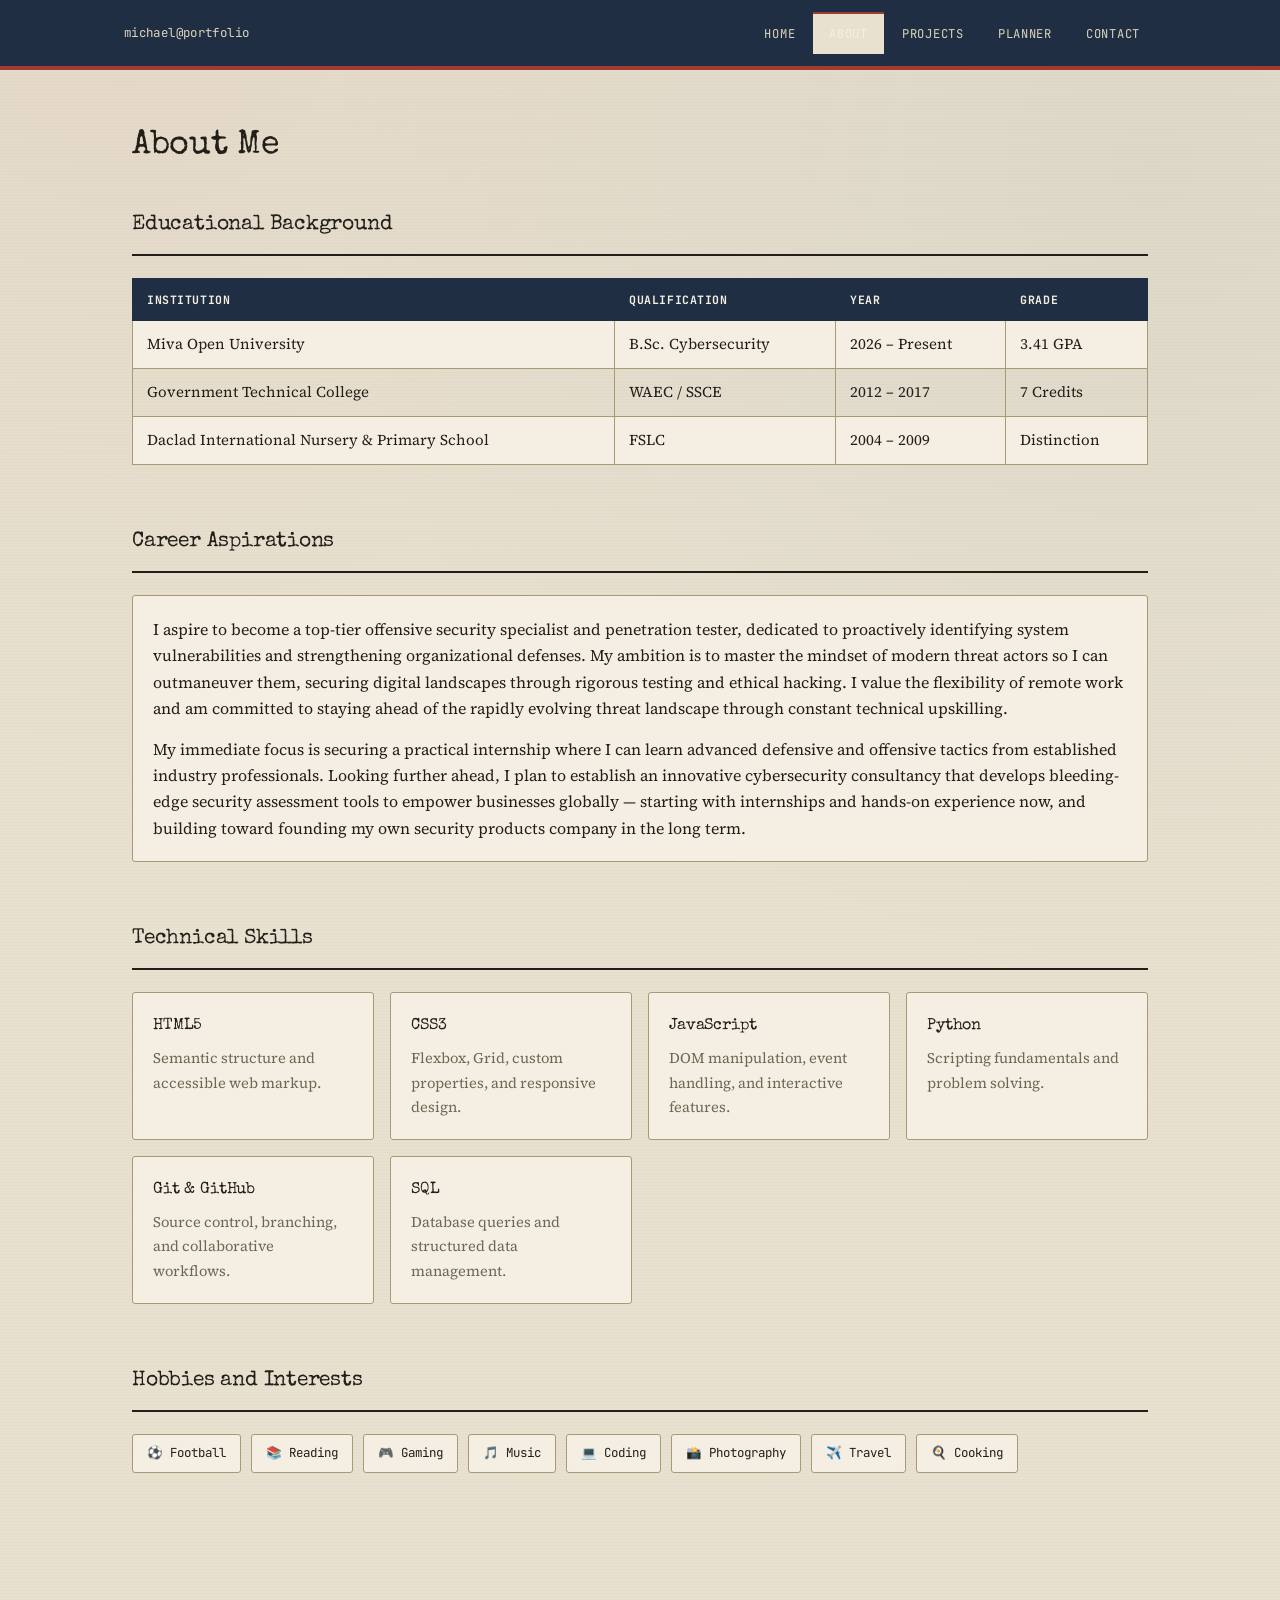
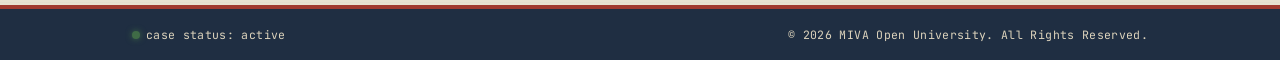
<file: about.html>
<!DOCTYPE html>
<html lang="en">
<head>
  <meta charset="UTF-8">
  <meta name="viewport" content="width=device-width, initial-scale=1.0">
  <title>About Me — Michael George</title>
  <link rel="stylesheet" href="style.css">
</head>
<body>

  <nav class="tabbar">
    <div class="nav-inner">
      <span class="nav-brand">michael@portfolio</span>
      <button class="nav-toggle" aria-label="Toggle navigation" aria-expanded="false">☰</button>
      <ul>
        <li><a href="index.html">home</a></li>
        <li><a href="about.html" class="active">about</a></li>
        <li><a href="projects.html">projects</a></li>
        <li><a href="planner.html">planner</a></li>
        <li><a href="contact.html">contact</a></li>
      </ul>
    </div>
  </nav>

  <main class="container">
    <h1 style="margin-top: 8px;">About Me</h1>

    <section class="section" style="margin-top: 32px;">
      <h2>Educational Background</h2>
      <table>
        <thead>
          <tr>
            <th>Institution</th>
            <th>Qualification</th>
            <th>Year</th>
            <th>Grade</th>
          </tr>
        </thead>
        <tbody>
          <tr>
            <td>Miva Open University</td>
            <td>B.Sc. Cybersecurity</td>
            <td>2026 – Present</td>
            <td>3.41 GPA</td>
          </tr>
          <tr>
            <td>Government Technical College</td>
            <td>WAEC / SSCE</td>
            <td>2012 – 2017</td>
            <td>7 Credits</td>
          </tr>
          <tr>
            <td>Daclad International Nursery &amp; Primary School</td>
            <td>FSLC</td>
            <td>2004 – 2009</td>
            <td>Distinction</td>
          </tr>
        </tbody>
      </table>
    </section>

    <section class="section">
      <h2>Career Aspirations</h2>
      <div class="panel">
        <p>
          I aspire to become a top-tier offensive security specialist and penetration tester,
          dedicated to proactively identifying system vulnerabilities and strengthening
          organizational defenses. My ambition is to master the mindset of modern threat actors so
          I can outmaneuver them, securing digital landscapes through rigorous testing and ethical
          hacking. I value the flexibility of remote work and am committed to staying ahead of the
          rapidly evolving threat landscape through constant technical upskilling.
        </p>
        <p style="margin-top: 14px;">
          My immediate focus is securing a practical internship where I can learn advanced
          defensive and offensive tactics from established industry professionals. Looking further
          ahead, I plan to establish an innovative cybersecurity consultancy that develops
          bleeding-edge security assessment tools to empower businesses globally — starting with
          internships and hands-on experience now, and building toward founding my own security
          products company in the long term.
        </p>
      </div>
    </section>

    <section class="section">
      <h2>Technical Skills</h2>
      <div class="skills-list">
        <div class="panel skill-item">
          <h3>HTML5</h3>
          <p>Semantic structure and accessible web markup.</p>
        </div>
        <div class="panel skill-item">
          <h3>CSS3</h3>
          <p>Flexbox, Grid, custom properties, and responsive design.</p>
        </div>
        <div class="panel skill-item">
          <h3>JavaScript</h3>
          <p>DOM manipulation, event handling, and interactive features.</p>
        </div>
        <div class="panel skill-item">
          <h3>Python</h3>
          <p>Scripting fundamentals and problem solving.</p>
        </div>
        <div class="panel skill-item">
          <h3>Git &amp; GitHub</h3>
          <p>Source control, branching, and collaborative workflows.</p>
        </div>
        <div class="panel skill-item">
          <h3>SQL</h3>
          <p>Database queries and structured data management.</p>
        </div>
      </div>
    </section>

    <section class="section">
      <h2>Hobbies and Interests</h2>
      <div class="hobbies-list">
        <span class="hobby-tag">⚽ Football</span>
        <span class="hobby-tag">📚 Reading</span>
        <span class="hobby-tag">🎮 Gaming</span>
        <span class="hobby-tag">🎵 Music</span>
        <span class="hobby-tag">💻 Coding</span>
        <span class="hobby-tag">📸 Photography</span>
        <span class="hobby-tag">✈️ Travel</span>
        <span class="hobby-tag">🍳 Cooking</span>
      </div>
    </section>
  </main>

  <footer>
    <div class="footer-inner">
      <span><span class="status-dot"></span>case status: active</span>
      <span>&copy; 2026 MIVA Open University. All Rights Reserved.</span>
    </div>
  </footer>

  <script src="js/main.js"></script>
</body>
</html>
</file>
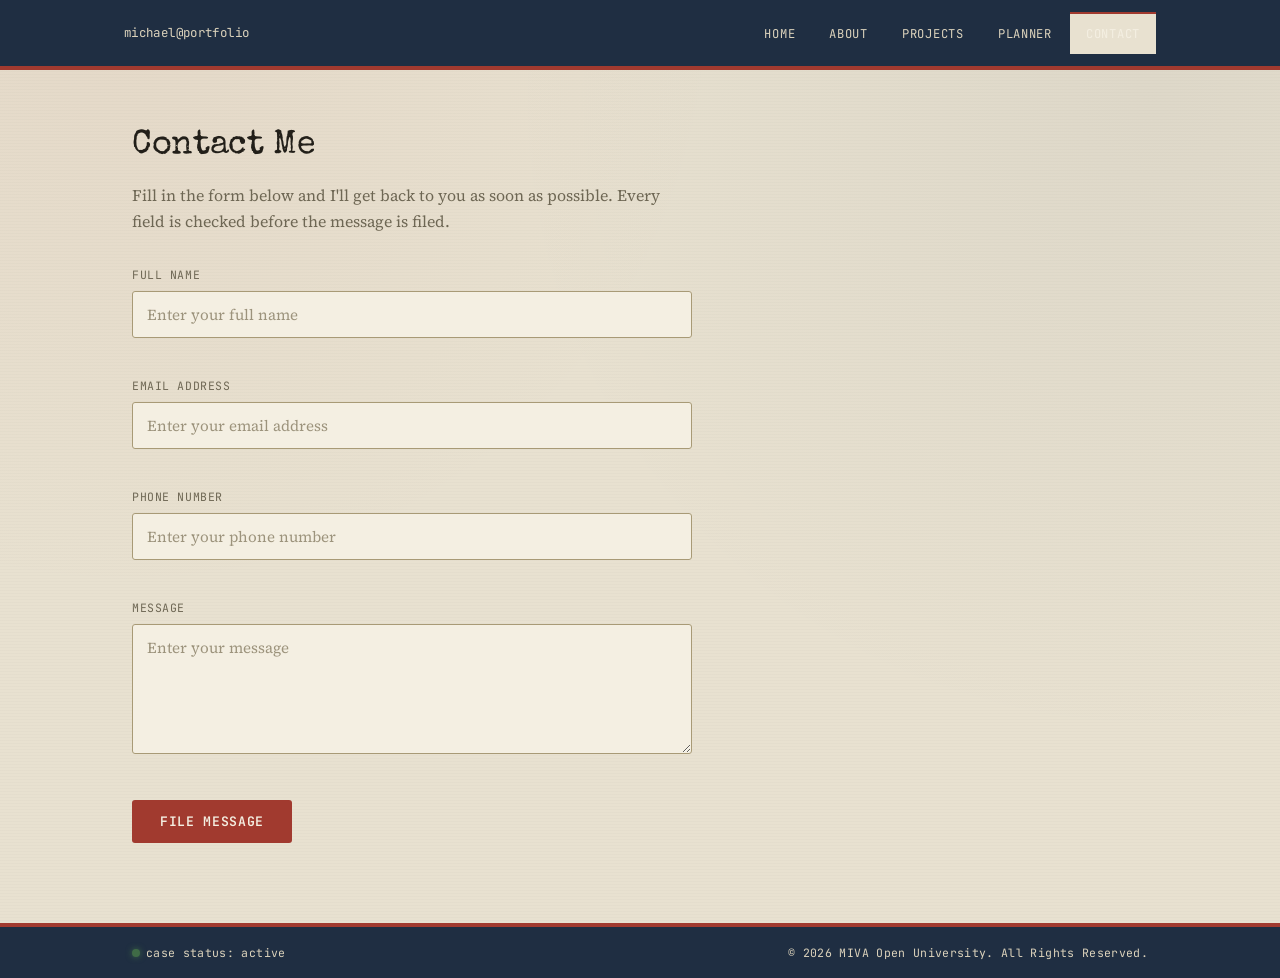
<file: contact.html>
<!DOCTYPE html>
<html lang="en">
<head>
  <meta charset="UTF-8">
  <meta name="viewport" content="width=device-width, initial-scale=1.0">
  <title>Contact — Michael George</title>
  <link rel="stylesheet" href="style.css">
</head>
<body>

  <nav class="tabbar">
    <div class="nav-inner">
      <span class="nav-brand">michael@portfolio</span>
      <button class="nav-toggle" aria-label="Toggle navigation" aria-expanded="false">☰</button>
      <ul>
        <li><a href="index.html">home</a></li>
        <li><a href="about.html">about</a></li>
        <li><a href="projects.html">projects</a></li>
        <li><a href="planner.html">planner</a></li>
        <li><a href="contact.html" class="active">contact</a></li>
      </ul>
    </div>
  </nav>

  <main class="container">
    <h1 style="margin-top: 8px;">Contact Me</h1>
    <p class="muted" style="max-width: 560px; margin: 14px 0 30px;">
      Fill in the form below and I'll get back to you as soon as possible. Every field is
      checked before the message is filed.
    </p>

    <form id="contactForm" novalidate>

      <div class="form-group">
        <label for="name">Full Name</label>
        <input type="text" id="name" name="name" placeholder="Enter your full name">
        <span id="nameError" class="error-message"></span>
      </div>

      <div class="form-group">
        <label for="email">Email Address</label>
        <input type="email" id="email" name="email" placeholder="Enter your email address">
        <span id="emailError" class="error-message"></span>
      </div>

      <div class="form-group">
        <label for="phone">Phone Number</label>
        <input type="tel" id="phone" name="phone" placeholder="Enter your phone number">
        <span id="phoneError" class="error-message"></span>
      </div>

      <div class="form-group">
        <label for="message">Message</label>
        <textarea id="message" name="message" placeholder="Enter your message"></textarea>
        <span id="messageError" class="error-message"></span>
      </div>

      <button type="submit">File Message</button>

    </form>

    <div id="successMessage" class="success-message" role="status">
      Filed successfully — your message has been sent.
    </div>
  </main>

  <footer>
    <div class="footer-inner">
      <span><span class="status-dot"></span>case status: active</span>
      <span>&copy; 2026 MIVA Open University. All Rights Reserved.</span>
    </div>
  </footer>

  <script src="js/main.js"></script>
</body>
</html>
</file>
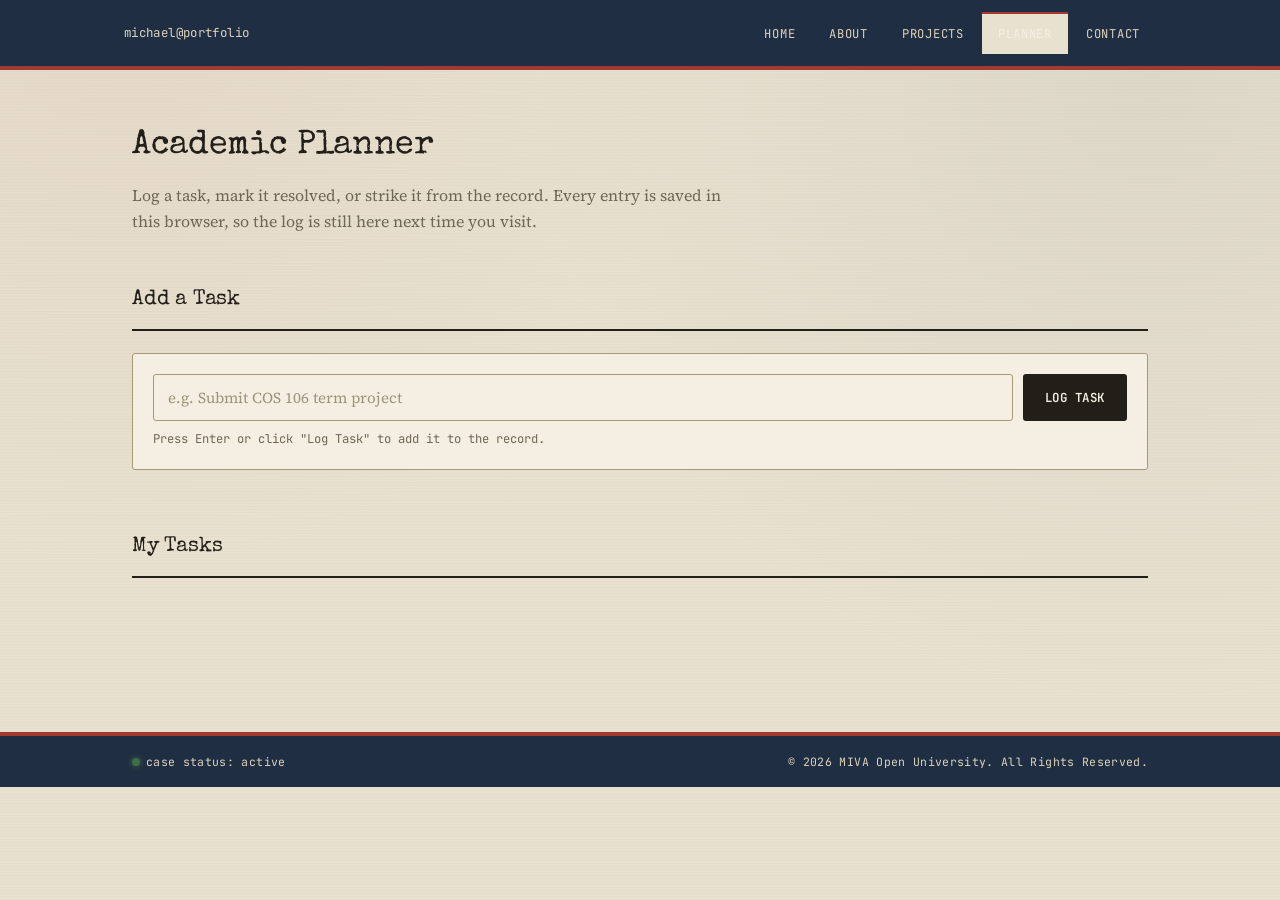
<file: planner.html>
<!DOCTYPE html>
<html lang="en">
<head>
  <meta charset="UTF-8">
  <meta name="viewport" content="width=device-width, initial-scale=1.0">
  <title>Academic Planner — Michael George</title>
  <link rel="stylesheet" href="style.css">
</head>
<body>

  <nav class="tabbar">
    <div class="nav-inner">
      <span class="nav-brand">michael@portfolio</span>
      <button class="nav-toggle" aria-label="Toggle navigation" aria-expanded="false">☰</button>
      <ul>
        <li><a href="index.html">home</a></li>
        <li><a href="about.html">about</a></li>
        <li><a href="projects.html">projects</a></li>
        <li><a href="planner.html" class="active">planner</a></li>
        <li><a href="contact.html">contact</a></li>
      </ul>
    </div>
  </nav>

  <main class="container">
    <h1 style="margin-top: 8px;">Academic Planner</h1>
    <p class="muted" style="max-width: 620px; margin: 14px 0 40px;">
      Log a task, mark it resolved, or strike it from the record. Every entry is saved in
      this browser, so the log is still here next time you visit.
    </p>

    <section class="section">
      <h2>Add a Task</h2>
      <div class="panel">
        <div class="task-input-container">
          <input type="text" id="taskInput" placeholder="e.g. Submit COS 106 term project" aria-label="New task">
          <button id="addTaskBtn" type="button">Log Task</button>
        </div>
        <p class="media-note">Press Enter or click "Log Task" to add it to the record.</p>
      </div>
    </section>

    <section class="section">
      <h2>My Tasks</h2>
      <ul id="taskList" class="task-list"></ul>
      <p id="plannerStats" class="planner-stats"></p>
    </section>
  </main>

  <footer>
    <div class="footer-inner">
      <span><span class="status-dot"></span>case status: active</span>
      <span>&copy; 2026 MIVA Open University. All Rights Reserved.</span>
    </div>
  </footer>

  <script src="js/main.js"></script>
</body>
</html>
</file>
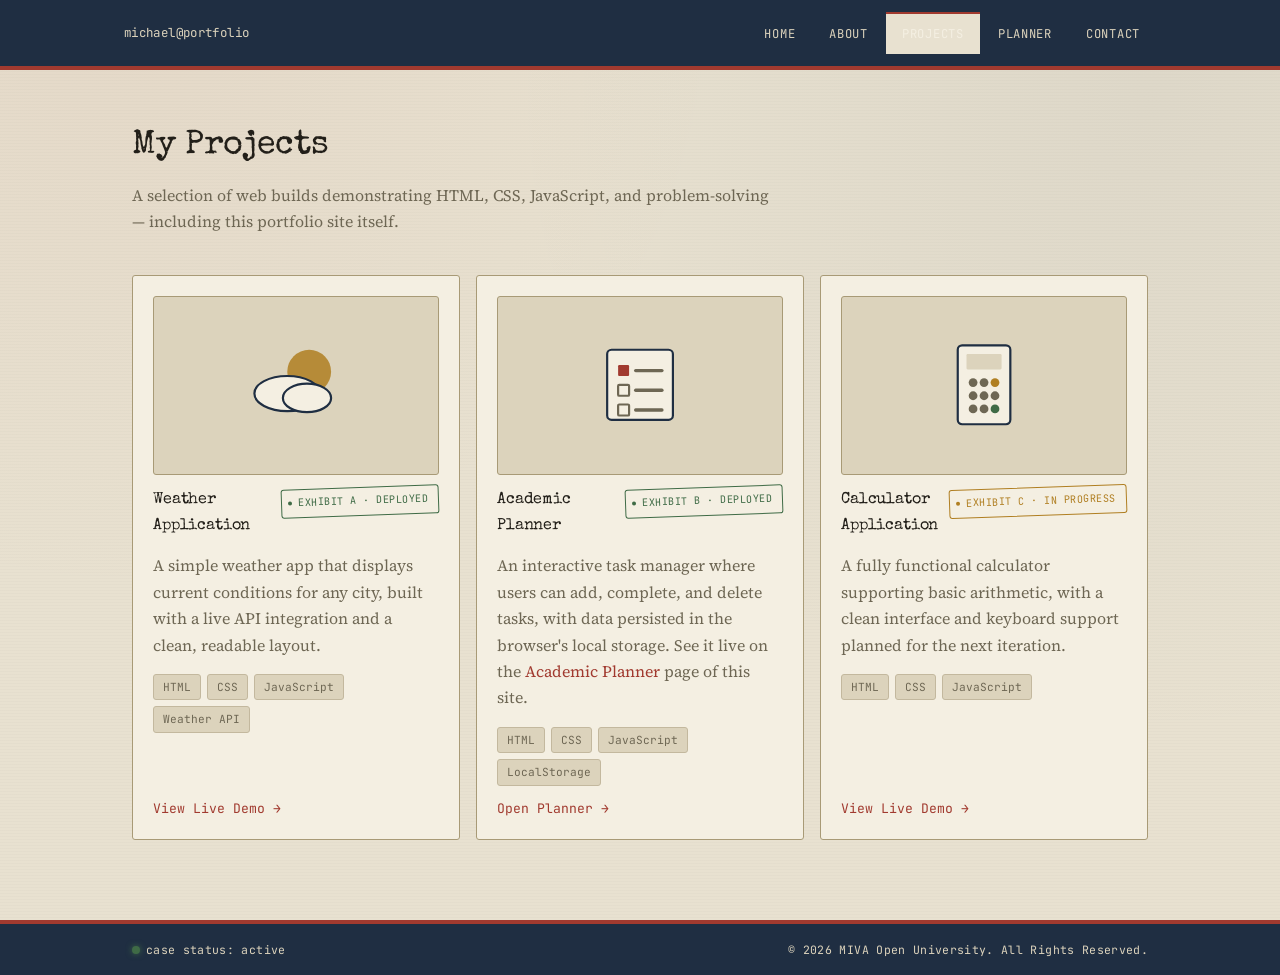
<file: projects.html>
<!DOCTYPE html>
<html lang="en">
<head>
  <meta charset="UTF-8">
  <meta name="viewport" content="width=device-width, initial-scale=1.0">
  <title>Projects — Michael George</title>
  <link rel="stylesheet" href="style.css">
</head>
<body>

  <nav class="tabbar">
    <div class="nav-inner">
      <span class="nav-brand">michael@portfolio</span>
      <button class="nav-toggle" aria-label="Toggle navigation" aria-expanded="false">☰</button>
      <ul>
        <li><a href="index.html">home</a></li>
        <li><a href="about.html">about</a></li>
        <li><a href="projects.html" class="active">projects</a></li>
        <li><a href="planner.html">planner</a></li>
        <li><a href="contact.html">contact</a></li>
      </ul>
    </div>
  </nav>

  <main class="container">
    <h1 style="margin-top: 8px;">My Projects</h1>
    <p class="muted" style="max-width: 640px; margin: 14px 0 40px;">
      A selection of web builds demonstrating HTML, CSS, JavaScript, and problem-solving —
      including this portfolio site itself.
    </p>

    <div class="projects-grid">

      <article class="panel project-card">
        <div class="project-thumb">
          <svg viewBox="0 0 100 100" xmlns="http://www.w3.org/2000/svg" aria-hidden="true">
            <circle cx="62" cy="38" r="20" fill="#b07f22" opacity="0.85"/>
            <ellipse cx="42" cy="58" rx="30" ry="16" fill="#f4efe2" stroke="#1f2e42" stroke-width="2"/>
            <ellipse cx="60" cy="62" rx="22" ry="13" fill="#f4efe2" stroke="#1f2e42" stroke-width="2"/>
          </svg>
        </div>
        <div class="project-head">
          <h3>Weather Application</h3>
          <span class="status-tag deployed">exhibit A · deployed</span>
        </div>
        <p class="muted">
          A simple weather app that displays current conditions for any city, built with a
          live API integration and a clean, readable layout.
        </p>
        <div class="tech-row">
          <span class="tech-chip">HTML</span>
          <span class="tech-chip">CSS</span>
          <span class="tech-chip">JavaScript</span>
          <span class="tech-chip">Weather API</span>
        </div>
        <a class="project-link" href="#" aria-label="View live demo of the Weather Application (simulated link)">View Live Demo →</a>
      </article>

      <article class="panel project-card">
        <div class="project-thumb">
          <svg viewBox="0 0 100 100" xmlns="http://www.w3.org/2000/svg" aria-hidden="true">
            <rect x="20" y="18" width="60" height="64" rx="4" fill="#f4efe2" stroke="#1f2e42" stroke-width="2"/>
            <rect x="30" y="32" width="10" height="10" rx="1" fill="#a13a2f"/>
            <line x1="46" y1="37" x2="70" y2="37" stroke="#6e6754" stroke-width="3" stroke-linecap="round"/>
            <rect x="30" y="50" width="10" height="10" rx="1" fill="none" stroke="#6e6754" stroke-width="2"/>
            <line x1="46" y1="55" x2="70" y2="55" stroke="#6e6754" stroke-width="3" stroke-linecap="round"/>
            <rect x="30" y="68" width="10" height="10" rx="1" fill="none" stroke="#6e6754" stroke-width="2"/>
            <line x1="46" y1="73" x2="70" y2="73" stroke="#6e6754" stroke-width="3" stroke-linecap="round"/>
          </svg>
        </div>
        <div class="project-head">
          <h3>Academic Planner</h3>
          <span class="status-tag deployed">exhibit B · deployed</span>
        </div>
        <p class="muted">
          An interactive task manager where users can add, complete, and delete tasks, with data
          persisted in the browser's local storage. See it live on the
          <a href="planner.html">Academic Planner</a> page of this site.
        </p>
        <div class="tech-row">
          <span class="tech-chip">HTML</span>
          <span class="tech-chip">CSS</span>
          <span class="tech-chip">JavaScript</span>
          <span class="tech-chip">LocalStorage</span>
        </div>
        <a class="project-link" href="planner.html">Open Planner →</a>
      </article>

      <article class="panel project-card">
        <div class="project-thumb">
          <svg viewBox="0 0 100 100" xmlns="http://www.w3.org/2000/svg" aria-hidden="true">
            <rect x="26" y="14" width="48" height="72" rx="4" fill="#f4efe2" stroke="#1f2e42" stroke-width="2"/>
            <rect x="34" y="22" width="32" height="14" rx="1" fill="#dcd3bc"/>
            <circle cx="40" cy="48" r="4" fill="#6e6754"/>
            <circle cx="50" cy="48" r="4" fill="#6e6754"/>
            <circle cx="60" cy="48" r="4" fill="#b07f22"/>
            <circle cx="40" cy="60" r="4" fill="#6e6754"/>
            <circle cx="50" cy="60" r="4" fill="#6e6754"/>
            <circle cx="60" cy="60" r="4" fill="#6e6754"/>
            <circle cx="40" cy="72" r="4" fill="#6e6754"/>
            <circle cx="50" cy="72" r="4" fill="#6e6754"/>
            <circle cx="60" cy="72" r="4" fill="#3f6b46"/>
          </svg>
        </div>
        <div class="project-head">
          <h3>Calculator Application</h3>
          <span class="status-tag progress">exhibit C · in progress</span>
        </div>
        <p class="muted">
          A fully functional calculator supporting basic arithmetic, with a clean interface and
          keyboard support planned for the next iteration.
        </p>
        <div class="tech-row">
          <span class="tech-chip">HTML</span>
          <span class="tech-chip">CSS</span>
          <span class="tech-chip">JavaScript</span>
        </div>
        <a class="project-link" href="#" aria-label="View live demo of the Calculator Application (simulated link)">View Live Demo →</a>
      </article>

    </div>
  </main>

  <footer>
    <div class="footer-inner">
      <span><span class="status-dot"></span>case status: active</span>
      <span>&copy; 2026 MIVA Open University. All Rights Reserved.</span>
    </div>
  </footer>

  <script src="js/main.js"></script>
</body>
</html>
</file>
<file: style.css>
/* =========================================================
   COS 106 TERM PROJECT — Michael George
   Design concept: "Case File"
   A digital-forensics evidence-dossier aesthetic — aged
   paper, typewriter case headers, evidence tags and stamps —
   built around the subject's actual field: forensics &
   threat intelligence, not a generic dark hacker terminal.
   ========================================================= */

@import url('https://fonts.googleapis.com/css2?family=Special+Elite&family=Source+Serif+4:opsz,wght@8..60,400;8..60,600;8..60,700&family=JetBrains+Mono:wght@400;500;600;700&display=swap');

:root {
  /* Color tokens */
  --paper: #e8e1d0;
  --paper-light: #f4efe2;
  --paper-dark: #dcd3bc;
  --ink: #221f19;
  --ink-muted: #6e6754;
  --navy: #1f2e42;
  --navy-light: #2c4159;
  --evidence-red: #a13a2f;
  --case-amber: #b07f22;
  --stamp-green: #3f6b46;
  --line: #c3b89e;
  --line-strong: #a89a76;

  /* Type tokens */
  --font-type: 'Special Elite', 'Courier New', monospace;
  --font-body: 'Source Serif 4', Georgia, serif;
  --font-mono: 'JetBrains Mono', monospace;

  /* Layout */
  --max-width: 1080px;
  --radius: 3px;
  --nav-height: 70px;
}

@media (prefers-reduced-motion: reduce) {
  *, *::before, *::after {
    animation-duration: 0.01ms !important;
    animation-iteration-count: 1 !important;
    transition-duration: 0.01ms !important;
  }
}

* { margin: 0; padding: 0; box-sizing: border-box; }
html { scroll-behavior: smooth; }

body {
  font-family: var(--font-body);
  background: var(--paper);
  color: var(--ink);
  line-height: 1.65;
  min-height: 100vh;
  background-image:
    repeating-linear-gradient(0deg, rgba(0,0,0,0.015) 0px, rgba(0,0,0,0.015) 1px, transparent 1px, transparent 3px),
    radial-gradient(circle at 10% 0%, rgba(160,58,47,0.05), transparent 40%),
    radial-gradient(circle at 90% 10%, rgba(31,46,66,0.05), transparent 45%);
}

img { max-width: 100%; height: auto; display: block; }
a { color: var(--evidence-red); text-decoration: none; }
a:hover { color: var(--case-amber); text-decoration: underline; }
::selection { background: var(--case-amber); color: var(--paper-light); }

:focus-visible {
  outline: 2px solid var(--evidence-red);
  outline-offset: 3px;
}

.container {
  max-width: var(--max-width);
  margin: 0 auto;
  padding: 48px 32px 80px;
}

/* =========================================================
   NAVIGATION — case folder tab strip
   ========================================================= */

nav.tabbar {
  position: sticky;
  top: 0;
  z-index: 100;
  background: var(--navy);
  border-bottom: 4px solid var(--evidence-red);
  height: var(--nav-height);
}

.nav-inner {
  max-width: var(--max-width);
  margin: 0 auto;
  height: 100%;
  padding: 0 24px;
  display: flex;
  align-items: center;
  gap: 24px;
}

.nav-dots { display: none; }

.nav-brand {
  font-family: var(--font-mono);
  font-size: 0.78rem;
  color: var(--paper-dark);
  white-space: nowrap;
  flex-shrink: 0;
  letter-spacing: 0.03em;
}
.nav-brand strong {
  color: var(--paper-light);
  font-weight: 700;
  background: var(--evidence-red);
  padding: 3px 8px;
  border-radius: var(--radius);
  margin-right: 6px;
}

.nav-toggle {
  display: none;
  margin-left: auto;
  background: none;
  border: 1px solid var(--paper-dark);
  border-radius: var(--radius);
  color: var(--paper-light);
  font-family: var(--font-mono);
  font-size: 1.1rem;
  width: 38px;
  height: 38px;
  cursor: pointer;
}

nav.tabbar ul {
  list-style: none;
  display: flex;
  gap: 2px;
  margin-left: auto;
  flex-wrap: wrap;
}

nav.tabbar a {
  font-family: var(--font-mono);
  font-size: 0.76rem;
  letter-spacing: 0.06em;
  text-transform: uppercase;
  color: var(--paper-dark);
  padding: 10px 16px;
  display: inline-block;
  transition: background 0.15s ease, color 0.15s ease;
  border-top: 2px solid transparent;
}

nav.tabbar a:hover {
  color: var(--paper-light);
  background: var(--navy-light);
  text-decoration: none;
}

nav.tabbar a.active {
  color: var(--paper-light);
  background: var(--paper);
  border-top: 2px solid var(--evidence-red);
}
nav.tabbar a.active:hover { color: var(--ink); }

/* =========================================================
   TYPOGRAPHY
   ========================================================= */

h1, h2, h3 {
  font-family: var(--font-type);
  color: var(--ink);
  letter-spacing: -0.01em;
  font-weight: 400;
}

h1 { font-size: 2.1rem; line-height: 1.25; }
h2 { font-size: 1.3rem; margin-bottom: 6px; }
h3 { font-size: 1.02rem; }

.section { margin-bottom: 52px; padding-top: 8px; }

.section > h2 {
  border-bottom: 2px solid var(--ink);
  padding-bottom: 12px;
  margin-bottom: 22px;
}

p { color: var(--ink); }
.muted { color: var(--ink-muted); }

/* =========================================================
   HERO — case dossier opening spread
   ========================================================= */

.hero {
  display: grid;
  grid-template-columns: 0.8fr 1.2fr;
  gap: 36px;
  align-items: start;
  padding: 44px 0 40px;
}

.hero-photo-wrap {
  display: flex;
  flex-direction: column;
  align-items: center;
  gap: 12px;
}

.badge-frame {
  width: 100%;
  max-width: 240px;
  padding: 10px;
  background: var(--paper-light);
  border: 1px solid var(--line-strong);
  box-shadow: 0 6px 18px rgba(34,31,25,0.18);
  transform: rotate(-2deg);
  position: relative;
}

.badge-frame::before {
  content: '';
  position: absolute;
  top: -10px;
  left: 50%;
  transform: translateX(-50%) rotate(3deg);
  width: 46px;
  height: 20px;
  background: rgba(176,127,34,0.35);
  border: 1px solid rgba(176,127,34,0.5);
}

.badge-frame img,
.badge-frame svg {
  width: 100%;
  height: 100%;
  object-fit: cover;
  filter: grayscale(35%) contrast(1.05);
}

.badge-caption {
  font-family: var(--font-mono);
  font-size: 0.72rem;
  color: var(--ink-muted);
  text-align: center;
  letter-spacing: 0.04em;
}
.badge-caption strong { color: var(--ink); }

.dossier {
  background: var(--paper-light);
  border: 1px solid var(--line-strong);
  box-shadow: 0 8px 24px rgba(34,31,25,0.14);
  position: relative;
}

.dossier-bar {
  background: var(--navy);
  color: var(--paper-light);
  padding: 10px 18px;
  font-family: var(--font-mono);
  font-size: 0.74rem;
  letter-spacing: 0.06em;
  display: flex;
  justify-content: space-between;
  align-items: center;
}
.dossier-bar span.tag {
  background: var(--evidence-red);
  padding: 2px 8px;
  border-radius: var(--radius);
  font-size: 0.68rem;
}

.dossier-body {
  padding: 22px 24px 26px;
  font-family: var(--font-mono);
  font-size: 0.9rem;
}

.dossier-line { margin-bottom: 14px; color: var(--ink-muted); }
.dossier-line .field-label { color: var(--evidence-red); margin-right: 8px; }
.dossier-line .out {
  display: block;
  color: var(--ink);
  margin: 6px 0 0 0;
  font-size: 1.5rem;
  font-family: var(--font-type);
}
.dossier-line .out.role {
  font-family: var(--font-mono);
  font-size: 0.94rem;
  font-weight: 400;
  color: var(--ink);
}

.cursor {
  display: inline-block;
  width: 8px; height: 1.1em;
  background: var(--evidence-red);
  vertical-align: text-bottom;
  animation: blink 1s step-end infinite;
}
@keyframes blink { 50% { opacity: 0; } }

.cta-row { display: flex; gap: 12px; margin-top: 24px; flex-wrap: wrap; }

.btn {
  font-family: var(--font-mono);
  font-size: 0.78rem;
  letter-spacing: 0.04em;
  text-transform: uppercase;
  padding: 12px 20px;
  border-radius: var(--radius);
  border: 1px solid var(--ink);
  color: var(--ink);
  background: transparent;
  cursor: pointer;
  transition: transform 0.15s ease, background 0.15s ease, color 0.15s ease, box-shadow 0.15s ease;
  display: inline-block;
}
.btn:hover {
  background: var(--ink);
  color: var(--paper-light);
  text-decoration: none;
  transform: translateY(-1px);
}
.btn.alt { border-color: var(--evidence-red); color: var(--evidence-red); }
.btn.alt:hover {
  background: var(--evidence-red);
  color: var(--paper-light);
  box-shadow: 0 6px 18px rgba(161,58,47,0.28);
}

/* =========================================================
   PANELS / CARDS
   ========================================================= */

.panel {
  background: var(--paper-light);
  border: 1px solid var(--line-strong);
  border-radius: var(--radius);
  padding: 20px;
  transition: transform 0.2s ease, box-shadow 0.2s ease;
}
.panel:hover { transform: translateY(-2px); box-shadow: 0 8px 20px rgba(34,31,25,0.12); }

.skills-list, .hobbies-list, .projects-grid {
  display: grid;
  gap: 16px;
  margin-top: 4px;
}
.skills-list { grid-template-columns: repeat(auto-fit, minmax(220px, 1fr)); }
.projects-grid { grid-template-columns: repeat(auto-fit, minmax(280px, 1fr)); }

.skill-item h3 { color: var(--ink); margin-bottom: 6px; }
.skill-item p { color: var(--ink-muted); font-size: 0.92rem; }
.skill-item .case-label { margin-bottom: 10px; }

.hobbies-list { display: flex; flex-wrap: wrap; gap: 10px; grid-template-columns: none; }

.hobby-tag {
  font-family: var(--font-mono);
  font-size: 0.78rem;
  background: var(--paper-light);
  border: 1px solid var(--line-strong);
  color: var(--ink);
  padding: 8px 14px;
  border-radius: var(--radius);
}

/* =========================================================
   PROJECT CARDS — evidence exhibits
   ========================================================= */

.project-card { display: flex; flex-direction: column; gap: 12px; position: relative; }

.project-thumb {
  width: 100%;
  aspect-ratio: 16 / 10;
  border-radius: var(--radius);
  border: 1px solid var(--line-strong);
  background: var(--paper-dark);
  display: flex;
  align-items: center;
  justify-content: center;
  overflow: hidden;
}
.project-thumb svg { width: 62%; height: 62%; }

.project-head { display: flex; justify-content: space-between; align-items: flex-start; gap: 10px; }

/* evidence tag: the signature element */
.status-tag {
  font-family: var(--font-mono);
  font-size: 0.64rem;
  letter-spacing: 0.05em;
  text-transform: uppercase;
  padding: 5px 10px 5px 16px;
  white-space: nowrap;
  border: 1px solid currentColor;
  border-radius: var(--radius);
  position: relative;
  transform: rotate(-2deg);
}
.status-tag::before {
  content: '';
  position: absolute;
  left: 6px; top: 50%;
  width: 4px; height: 4px;
  border-radius: 50%;
  background: currentColor;
  transform: translateY(-50%);
}
.status-tag.deployed { color: var(--stamp-green); }
.status-tag.progress { color: var(--case-amber); }

.tech-row { display: flex; flex-wrap: wrap; gap: 6px; margin-top: 4px; }

.tech-chip {
  font-family: var(--font-mono);
  font-size: 0.7rem;
  color: var(--ink-muted);
  background: var(--paper-dark);
  border: 1px solid var(--line);
  padding: 3px 9px;
  border-radius: var(--radius);
}

.project-link {
  font-family: var(--font-mono);
  font-size: 0.82rem;
  margin-top: auto;
}

/* =========================================================
   TABLE — education / case history
   ========================================================= */

table { width: 100%; border-collapse: collapse; margin-top: 4px; font-size: 0.94rem; }

thead th {
  font-family: var(--font-mono);
  font-size: 0.72rem;
  letter-spacing: 0.05em;
  text-transform: uppercase;
  text-align: left;
  color: var(--paper-light);
  background: var(--navy);
  border: 1px solid var(--navy);
  padding: 11px 14px;
}

tbody td { padding: 11px 14px; border: 1px solid var(--line-strong); color: var(--ink); }
tbody tr:nth-child(odd) { background: var(--paper-light); }
tbody tr:hover { background: var(--paper-dark); }

/* =========================================================
   FORMS — contact / tip intake
   ========================================================= */

form { margin-top: 8px; max-width: 560px; }
.form-group { margin-bottom: 20px; }

label {
  display: block;
  font-family: var(--font-mono);
  font-size: 0.72rem;
  text-transform: uppercase;
  color: var(--ink-muted);
  margin-bottom: 7px;
  letter-spacing: 0.05em;
}

input, textarea {
  width: 100%;
  background: var(--paper-light);
  border: 1px solid var(--line-strong);
  border-radius: var(--radius);
  padding: 12px 14px;
  font-size: 0.95rem;
  font-family: var(--font-body);
  color: var(--ink);
  transition: border-color 0.15s ease, box-shadow 0.15s ease;
}
input::placeholder, textarea::placeholder { color: #9c937c; }

input:focus, textarea:focus {
  outline: none;
  border-color: var(--evidence-red);
  box-shadow: 0 0 0 3px rgba(161,58,47,0.12);
}
textarea { resize: vertical; min-height: 130px; }

input.error, textarea.error {
  border-color: var(--evidence-red);
  box-shadow: 0 0 0 3px rgba(161,58,47,0.18);
}

.error-message {
  display: block;
  color: var(--evidence-red);
  font-family: var(--font-mono);
  font-size: 0.76rem;
  margin-top: 6px;
  min-height: 1em;
}

button[type="submit"] {
  font-family: var(--font-mono);
  text-transform: uppercase;
  letter-spacing: 0.05em;
  background: var(--evidence-red);
  color: var(--paper-light);
  border: none;
  padding: 13px 28px;
  border-radius: var(--radius);
  font-size: 0.82rem;
  font-weight: 600;
  cursor: pointer;
  transition: transform 0.15s ease, box-shadow 0.15s ease;
}
button[type="submit"]:hover {
  transform: translateY(-1px);
  box-shadow: 0 8px 20px rgba(161,58,47,0.28);
}

.success-message {
  display: none;
  background: rgba(63,107,70,0.1);
  border: 1px solid var(--stamp-green);
  color: var(--stamp-green);
  font-family: var(--font-mono);
  font-size: 0.86rem;
  padding: 14px 16px;
  border-radius: var(--radius);
  margin-top: 22px;
}
.success-message.show { display: block; }

/* =========================================================
   ACADEMIC PLANNER — task log / chain of custody
   ========================================================= */

.task-input-container { display: flex; gap: 10px; margin-bottom: 8px; }
.task-input-container input { flex: 1; }

.task-input-container button {
  font-family: var(--font-mono);
  text-transform: uppercase;
  letter-spacing: 0.04em;
  background: var(--ink);
  color: var(--paper-light);
  border: none;
  padding: 0 22px;
  border-radius: var(--radius);
  font-size: 0.78rem;
  font-weight: 600;
  cursor: pointer;
  transition: transform 0.15s ease;
}
.task-input-container button:hover { transform: translateY(-1px); background: var(--evidence-red); }

.task-list { list-style: none; margin-top: 20px; display: flex; flex-direction: column; gap: 8px; counter-reset: entry; }

.task-item {
  background: var(--paper-light);
  border: 1px solid var(--line-strong);
  border-left: 4px solid var(--case-amber);
  padding: 13px 16px;
  border-radius: var(--radius);
  display: flex;
  justify-content: space-between;
  align-items: center;
  gap: 12px;
  transition: opacity 0.2s ease;
  counter-increment: entry;
}
.task-item::before {
  content: 'LOG-' counter(entry, decimal-leading-zero);
  font-family: var(--font-mono);
  font-size: 0.66rem;
  color: var(--ink-muted);
  flex-shrink: 0;
}

.task-item .task-text { word-break: break-word; flex: 1; }

.task-item.completed { opacity: 0.55; border-left-color: var(--stamp-green); }
.task-item.completed .task-text { text-decoration: line-through; }

.task-actions { display: flex; gap: 8px; flex-shrink: 0; }

.task-actions button {
  font-family: var(--font-mono);
  font-size: 0.7rem;
  text-transform: uppercase;
  padding: 7px 12px;
  border-radius: var(--radius);
  border: 1px solid var(--line-strong);
  background: var(--paper);
  color: var(--ink);
  cursor: pointer;
  transition: border-color 0.15s ease;
}
.complete-btn:hover { border-color: var(--stamp-green); color: var(--stamp-green); }
.delete-btn:hover { border-color: var(--evidence-red); color: var(--evidence-red); }

.task-empty {
  font-family: var(--font-mono);
  font-size: 0.82rem;
  color: var(--ink-muted);
  text-align: center;
  padding: 24px 0;
  border: 1px dashed var(--line-strong);
  border-radius: var(--radius);
  margin-top: 20px;
}

.planner-stats {
  font-family: var(--font-mono);
  font-size: 0.78rem;
  color: var(--ink-muted);
  margin-top: 14px;
}
.planner-stats strong { color: var(--evidence-red); }

/* =========================================================
   MULTIMEDIA
   ========================================================= */

audio { width: 100%; margin-top: 10px; }
.media-note {
  font-family: var(--font-mono);
  font-size: 0.76rem;
  color: var(--ink-muted);
  margin-top: 8px;
}

/* =========================================================
   FOOTER — case status bar
   ========================================================= */

footer { border-top: 4px solid var(--evidence-red); padding: 16px 0; background: var(--navy); }

.footer-inner {
  max-width: var(--max-width);
  margin: 0 auto;
  padding: 0 32px;
  display: flex;
  justify-content: space-between;
  align-items: center;
  flex-wrap: wrap;
  gap: 8px;
  font-family: var(--font-mono);
  font-size: 0.72rem;
  color: var(--paper-dark);
  letter-spacing: 0.03em;
}

.footer-inner .status-dot {
  width: 8px; height: 8px; border-radius: 50%;
  background: var(--stamp-green);
  display: inline-block;
  margin-right: 6px;
  box-shadow: 0 0 6px var(--stamp-green);
}

/* =========================================================
   RESPONSIVE
   ========================================================= */

@media (max-width: 860px) {
  .hero { grid-template-columns: 1fr; padding-top: 32px; }
  .hero-photo-wrap { order: -1; }
  .badge-frame { max-width: 180px; }
}

@media (max-width: 720px) {
  .nav-toggle { display: inline-block; }
  nav.tabbar ul {
    display: none;
    position: absolute;
    top: var(--nav-height);
    left: 0; right: 0;
    background: var(--navy);
    border-bottom: 1px solid var(--line-strong);
    flex-direction: column;
    padding: 6px;
  }
  nav.tabbar ul.open { display: flex; }
  nav.tabbar a { display: block; padding: 12px 14px; }
  .container { padding: 32px 20px 60px; }
  h1 { font-size: 1.6rem; }
  .task-input-container { flex-direction: column; }
  .footer-inner { flex-direction: column; text-align: center; }
  .section > h2 { flex-direction: column; align-items: flex-start; gap: 4px; }
}
</file>
